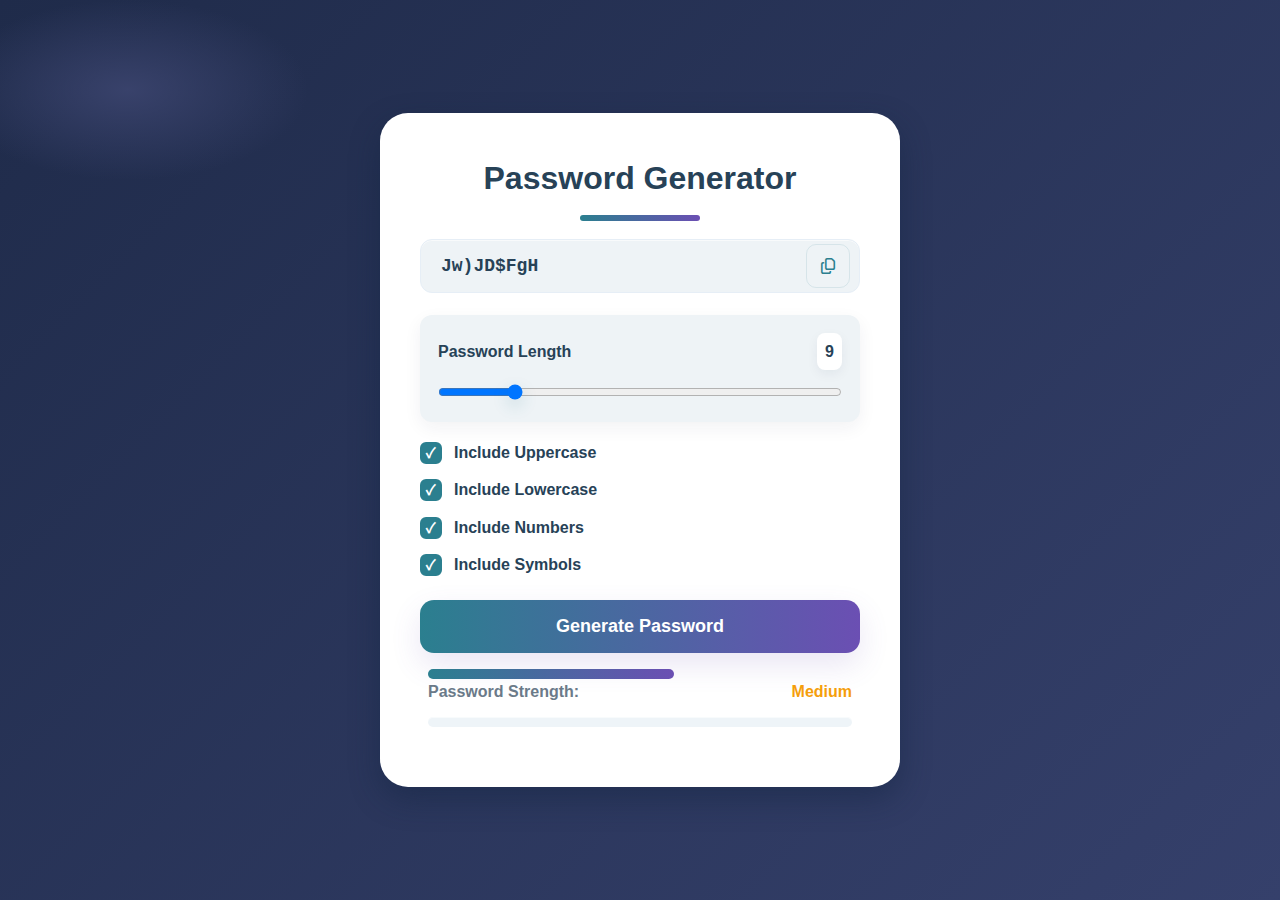
<file: work_2/index.html>
<!DOCTYPE html>
<html lang="zh-CN">
<head>
    <meta charset="UTF-8">
    <meta name="viewport" content="width=device-width, initial-scale=1.0">
    <title>Password Generator</title>
    <link rel="stylesheet" href="https://cdnjs.cloudflare.com/ajax/libs/font-awesome/6.7.2/css/all.min.css" integrity="sha512-Evv84Mr4kqVGRNSgIGL/F/aIDqQb7xQ2vcrdIwxfjThSH8CSR7PBEakCr51Ck+w+/U6swU2Im1vVX0SVk9ABhg==" crossorigin="anonymous" referrerpolicy="no-referrer" />
    <link rel="stylesheet" href="style.css">
</head>
<body>
    <div class="container">
        <div class="card">
            <h1>Password Generator</h1>
            
            <div class="password-display">
                <div class="password-field">
                    <input type="text" id="password" readonly value="%3d:=8hk]">
                    <button id="copy-btn" class="copy-btn" title="Copy Password">
                        <i class="far fa-copy"></i>
                    </button>
                </div>
            </div>
            
            <div class="settings">
                <div class="setting-group">
                    <div class="setting-row">
                        <label for="length">Password Length</label>
                        <span id="length-value">9</span>
                    </div>
                    <input type="range" id="length" min="4" max="32" value="9" class="slider">
                </div>
                
                <div class="checkbox-group">
                    <div class="checkbox-row">
                        <label class="checkbox-item">
                            <input type="checkbox" id="uppercase" checked>
                            <span class="checkmark"></span>
                            Include Uppercase
                        </label>
                    </div>
                    
                    <div class="checkbox-row">
                        <label class="checkbox-item">
                            <input type="checkbox" id="lowercase" checked>
                            <span class="checkmark"></span>
                            Include Lowercase
                        </label>
                    </div>
                    
                    <div class="checkbox-row">
                        <label class="checkbox-item">
                            <input type="checkbox" id="numbers" checked>
                            <span class="checkmark"></span>
                            Include Numbers
                        </label>
                    </div>
                    
                    <div class="checkbox-row">
                        <label class="checkbox-item">
                            <input type="checkbox" id="symbols" checked>
                            <span class="checkmark"></span>
                            Include Symbols
                        </label>
                    </div>
                </div>
            </div>
            
            <button id="generate-btn" class="generate-btn">Generate Password</button>
            
            <div class="strength-container">
                <div class="strength-label">
                    Password Strength: <span id="strength-text">Medium</span>
                </div>
            </div>
        </div>
    </div>

    <script src="script.js"></script>
</body>
</html>
</file>
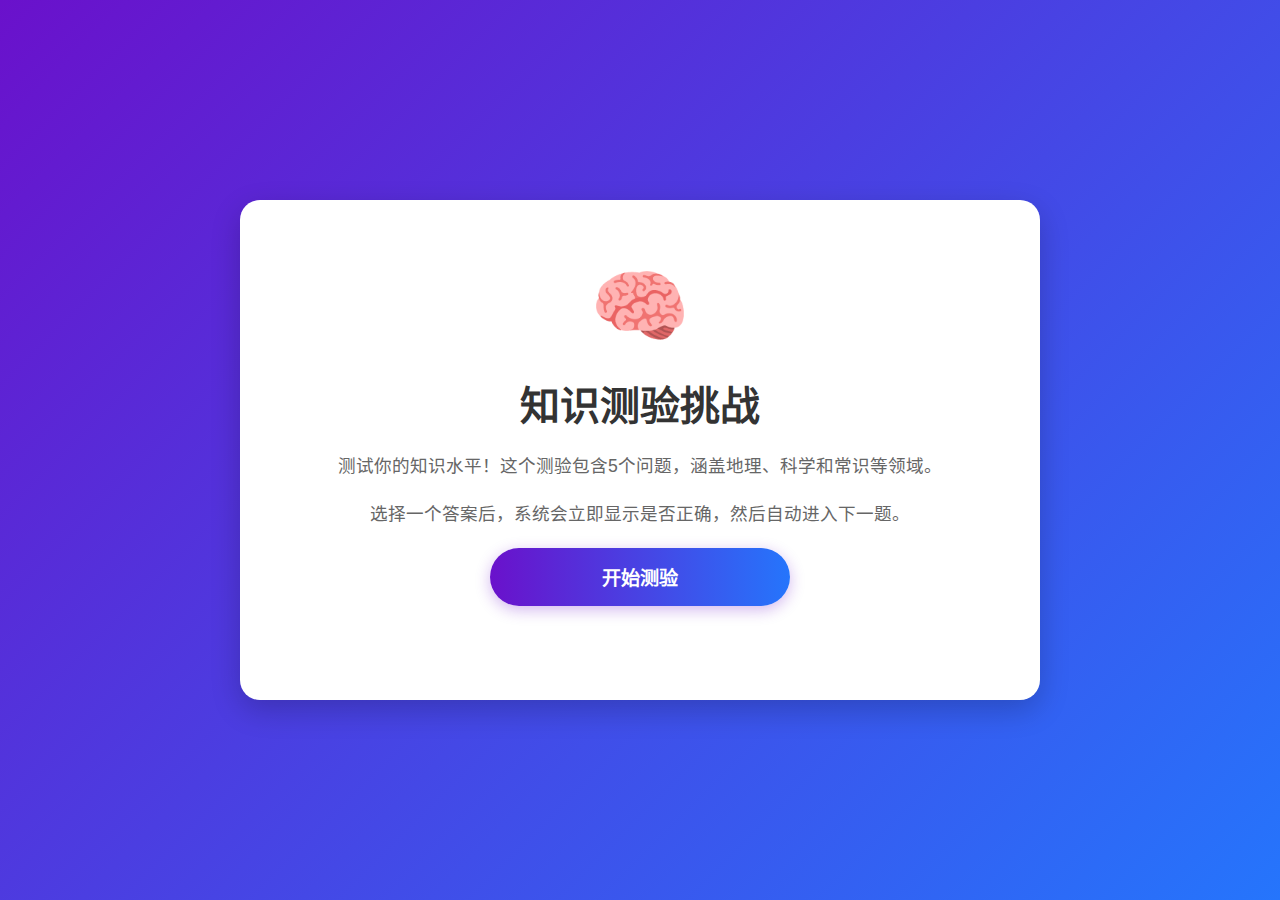
<file: work_4/index.html>
<!DOCTYPE html>
<html lang="zh-CN">
<head>
    <meta charset="UTF-8">
    <meta name="viewport" content="width=device-width, initial-scale=1.0">
    <title>知识测验应用</title>
    <link rel="stylesheet" href="style.css">
</head>
<body>
    <div class="container">
        <!-- 开始页 -->
        <div class="screen active" id="start-screen">
            <div class="welcome-icon">🧠</div>
            <h1>知识测验挑战</h1>
            <p>测试你的知识水平！这个测验包含5个问题，涵盖地理、科学和常识等领域。</p>
            <p>选择一个答案后，系统会立即显示是否正确，然后自动进入下一题。</p>
            <button id="start-btn" class="btn">开始测验</button>
        </div>
        
        <!-- 题目页 -->
        <div class="screen" id="quiz-screen">
            <div class="quiz-header">
                <div class="question-counter">
                    问题 <span id="current-question">1</span>/<span id="total-questions">5</span>
                </div>
                <div class="score">
                    得分: <span id="score">0</span>/5
                </div>
            </div>
            
            <div class="progress-container">
                <div id="progress" class="progress-bar"></div>
            </div>
            
            <h2 id="question-text">问题将显示在这里</h2>
            
            <div id="answers-container" class="answers-container">
                <!-- 答案按钮将通过JavaScript动态生成 -->
            </div>
        </div>
        
        <!-- 结果页 -->
        <div class="screen" id="result-screen">
            <div class="result-icon">🎉</div>
            <h1>测验完成！</h1>
            <p>你的最终得分是：</p>
            <div class="final-score">
                <span id="final-score">0</span>/<span id="max-score">5</span>
            </div>
            <p id="result-message">评价信息将显示在这里</p>
            <button id="restart-btn" class="btn">重新开始测验</button>
        </div>
    </div>

    <script src="script.js"></script>
</body>
</html>
</file>
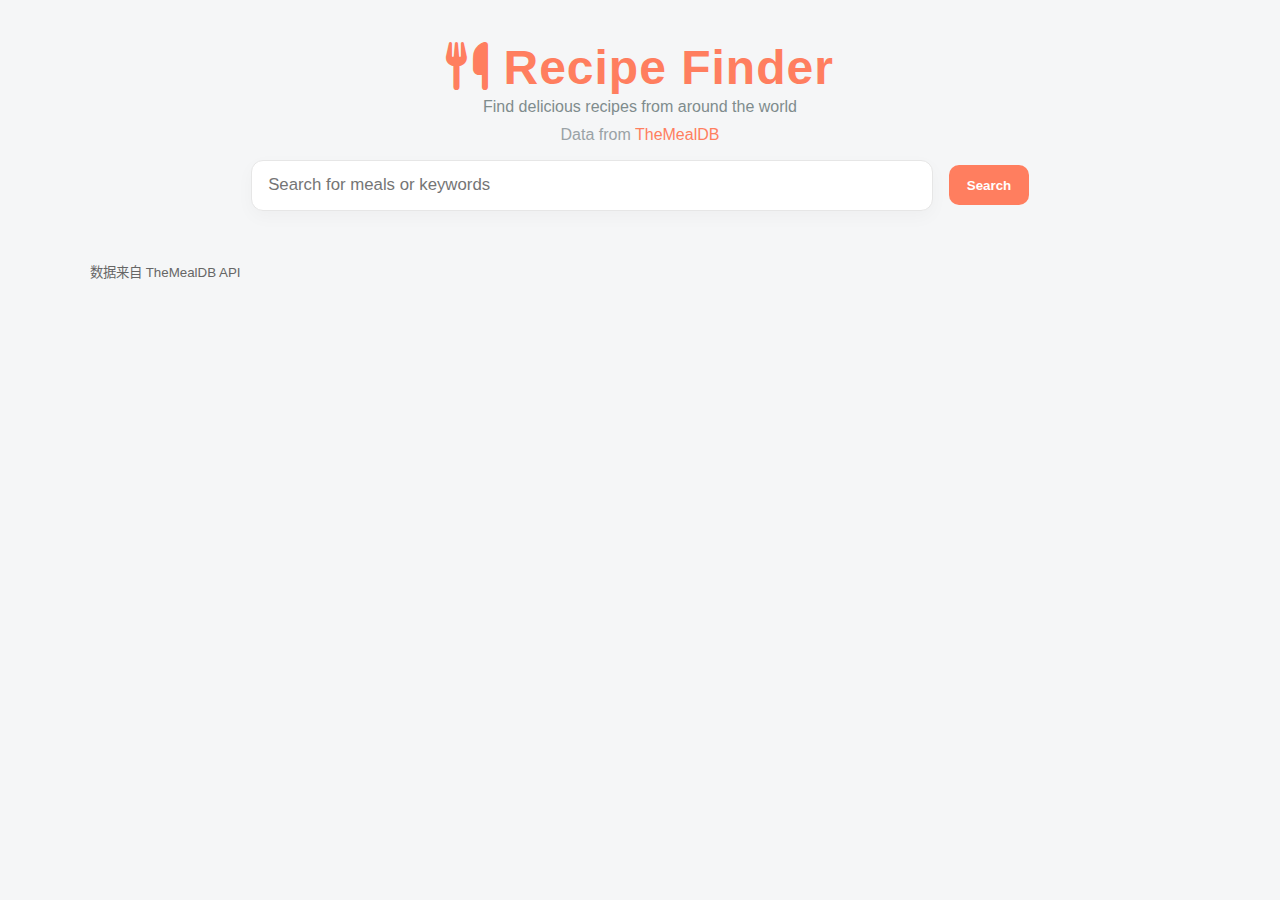
<file: work_5/index.html>
<!DOCTYPE html>
<html lang="zh-CN">
	<head>
		<meta charset="utf-8" />
		<meta name="viewport" content="width=device-width, initial-scale=1" />
		<title>菜单搜索 - Project 5</title>
		<link rel="stylesheet" href="style.css" />
		<link
			rel="stylesheet"
			href="https://cdnjs.cloudflare.com/ajax/libs/font-awesome/6.7.2/css/all.min.css"
			integrity="sha512-Evv84Mr4kqVGRNSgIGL/F/aIDqQb7xQ2vcrdIwxfjThSH8CSR7PBEakCr51Ck+w+/U6swU2Im1vVX0SVk9ABhg=="
			crossorigin="anonymous"
			referrerpolicy="no-referrer"
		/>
	</head>
	<body>
			<main class="container">
				<header class="header">
					<h1 class="site-title"><i class="fas fa-utensils"></i> Recipe Finder</h1>
					<p class="site-sub">Find delicious recipes from around the world</p>
					<p class="site-source">Data from <a href="https://www.themealdb.com" target="_blank">TheMealDB</a></p>

					<div class="search-bar">
						<input id="search-input" type="text" placeholder="Search for meals or keywords" />
						<button id="search-btn">Search</button>
					</div>
				</header>

			<section class="results">
				<div id="result-heading" class="result-heading"></div>
				<div id="error-container" class="error-container hidden"></div>
				<div id="meals" class="meals-container">
					<!-- meals will be injected here -->
				</div>
			</section>

			<!-- meal details (hidden by default) -->
			<aside id="meal-details" class="meal-details hidden" aria-hidden="true">
				<button id="back-btn" class="back-btn"><i class="fas fa-arrow-left"></i> 返回</button>
				<div class="meal-details-content"><!-- injected --></div>
			</aside>

			<footer class="footer">
				<small>数据来自 TheMealDB API</small>
			</footer>
		</main>

		<script src="script.js"></script>
	</body>
</html>
</file>
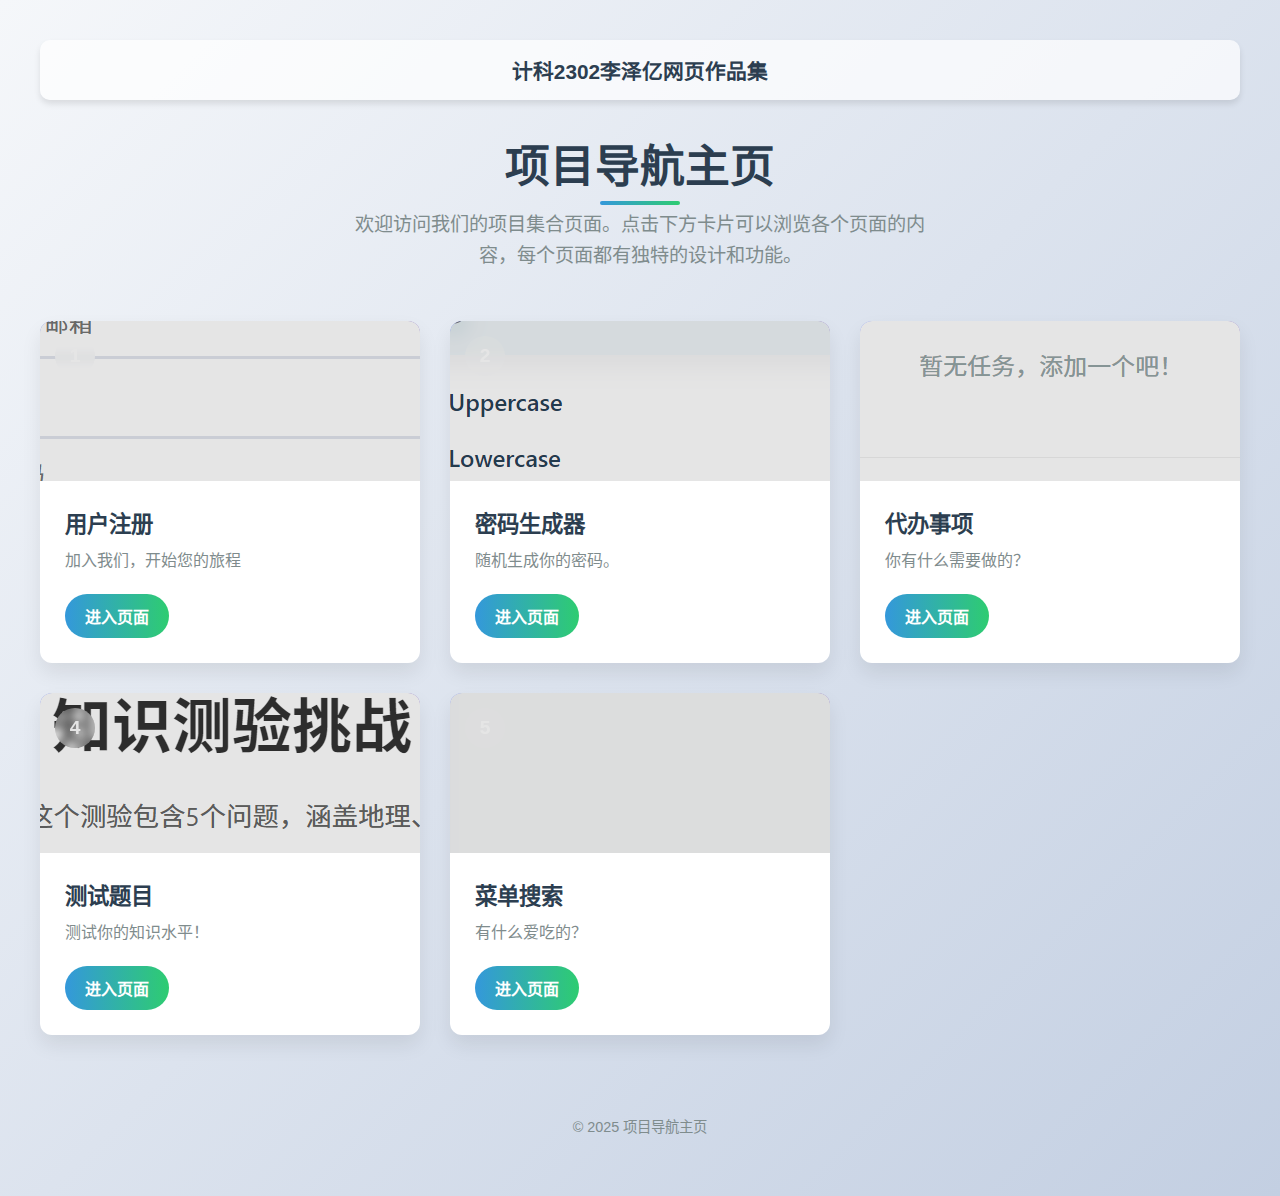
<file: work_main/index.html>
<!DOCTYPE html>
<html lang="zh-CN">
<head>
    <meta charset="UTF-8">
    <meta name="viewport" content="width=device-width, initial-scale=1.0">
    <title>项目导航主页</title>
    <link rel="stylesheet" href="styles.css">
</head>
<body>
    <div class="container">
        <header>
            <div class="user-info">
                <h2>计科2302李泽亿网页作品集</h2>
            </div>
            <h1>项目导航主页</h1>
            <p class="subtitle">欢迎访问我们的项目集合页面。点击下方卡片可以浏览各个页面的内容，每个页面都有独特的设计和功能。</p>
        </header>
        
        <div class="pages-grid">
            <!-- 页面1 -->
            <div class="page-card">
                <div class="card-header">
                    <div class="card-number">1</div>
                    <div class="card-screenshot">
                        <img src="image/page1-screenshot.png" alt="页面1截图">
                    </div>
                </div>
                <div class="card-content">
                    <h3 class="card-title">用户注册</h3>
                    <p class="card-description">加入我们，开始您的旅程</p>
                    <a href="work_1_1/index.html" class="card-button">进入页面</a>
                </div>
            </div>
            
            <!-- 页面2 -->
            <div class="page-card">
                <div class="card-header">
                    <div class="card-number">2</div>
                    <div class="card-screenshot">
                        <img src="image/page2-screenshot.png" alt="页面2截图">
                    </div>
                </div>
                <div class="card-content">
                    <h3 class="card-title">密码生成器</h3>
                    <p class="card-description">随机生成你的密码。</p>
                    <a href="work_2_1/index.html" class="card-button">进入页面</a>
                </div>
            </div>
            
            <!-- 页面3 -->
            <div class="page-card">
                <div class="card-header">
                    <div class="card-number">3</div>
                    <div class="card-screenshot">
                        <img src="image/page3-screenshot.png" alt="页面3截图">
                    </div>
                </div>
                <div class="card-content">
                    <h3 class="card-title">代办事项</h3>
                    <p class="card-description">你有什么需要做的？</p>
                    <a href="work_3_1/index.html" class="card-button">进入页面</a>
                </div>
            </div>
            
            <!-- 页面4 -->
            <div class="page-card">
                <div class="card-header">
                    <div class="card-number">4</div>
                    <div class="card-screenshot">
                        <img src="image/page4-screenshot.png" alt="页面4截图">
                    </div>
                </div>
                <div class="card-content">
                    <h3 class="card-title">测试题目</h3>
                    <p class="card-description">测试你的知识水平！</p>
                    <a href="work_4_1/index.html" class="card-button">进入页面</a>
                </div>
            </div>
            
            <!-- 页面5 -->
            <div class="page-card">
                <div class="card-header">
                    <div class="card-number">5</div>
                    <div class="card-screenshot">
                        <img src="image/page5-screenshot.png" alt="页面5截图">
                    </div>
                </div>
                <div class="card-content">
                    <h3 class="card-title">菜单搜索</h3>
                    <p class="card-description">有什么爱吃的？</p>
                    <a href="work_5_1/index.html" class="card-button">进入页面</a>
                </div>
            </div>
        </div>
        
        <footer>
            <p>© 2025 项目导航主页</p>
        </footer>
    </div>

    <script src="script.js"></script>
</body>
</html>
</file>
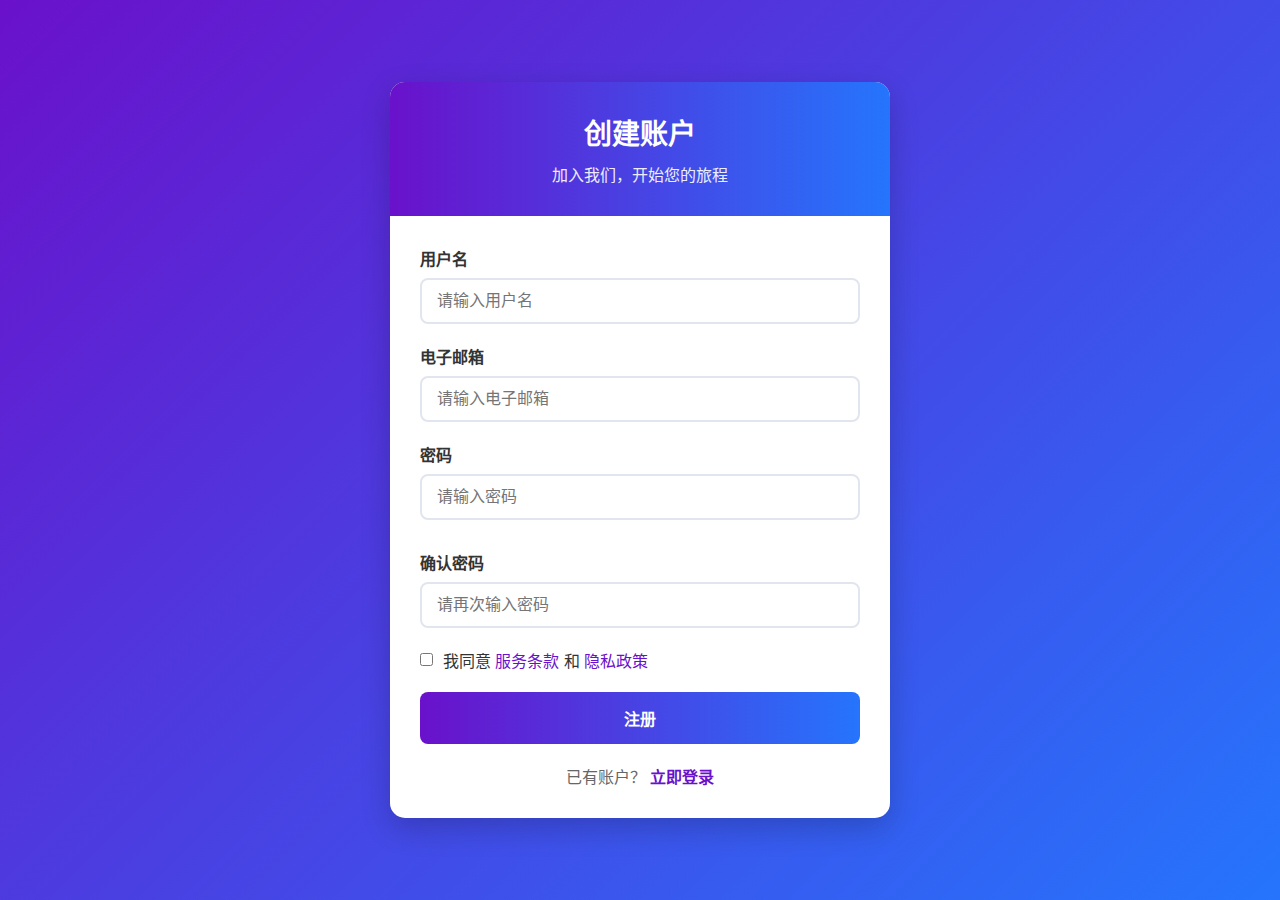
<file: work_main/work_1/index.html>
<!DOCTYPE html>
<html lang="zh-CN">
<head>
    <meta charset="UTF-8">
    <meta name="viewport" content="width=device-width, initial-scale=1.0">
    <title>用户注册</title>
    <link rel="stylesheet" href="style.css">
</head>
<body>
    <div class="container">
        <div class="header">
            <h1>创建账户</h1>
            <p>加入我们，开始您的旅程</p>
        </div>
        
        <div class="form-container">
            <form id="registerForm">
                <div class="form-group">
                    <label for="username">用户名</label>
                    <input type="text" id="username" name="username" placeholder="请输入用户名">
                    <div class="error" id="usernameError">用户名必须为3-16个字符，只能包含字母、数字和下划线</div>
                </div>
                
                <div class="form-group">
                    <label for="email">电子邮箱</label>
                    <input type="email" id="email" name="email" placeholder="请输入电子邮箱">
                    <div class="error" id="emailError">请输入有效的电子邮箱地址</div>
                </div>
                
                <div class="form-group">
                    <label for="password">密码</label>
                    <input type="password" id="password" name="password" placeholder="请输入密码">
                    <div class="password-strength" id="passwordStrength"></div>
                    <div class="error" id="passwordError">密码必须至少8个字符，包含字母和数字</div>
                </div>
                
                <div class="form-group">
                    <label for="confirmPassword">确认密码</label>
                    <input type="password" id="confirmPassword" name="confirmPassword" placeholder="请再次输入密码">
                    <div class="error" id="confirmPasswordError">两次输入的密码不一致</div>
                </div>
                
                <div class="terms">
                    <input type="checkbox" id="agreeTerms" name="agreeTerms">
                    <label for="agreeTerms">我同意 <a href="#">服务条款</a> 和 <a href="#">隐私政策</a></label>
                </div>
                <div class="error" id="termsError">请同意服务条款和隐私政策</div>
                
                <button type="submit" class="btn">注册</button>
            </form>
            
            <div class="login-link">
                已有账户？ <a href="#">立即登录</a>
            </div>
        </div>
    </div>

    <script src="script.js"></script>
</body>
</html>
</file>
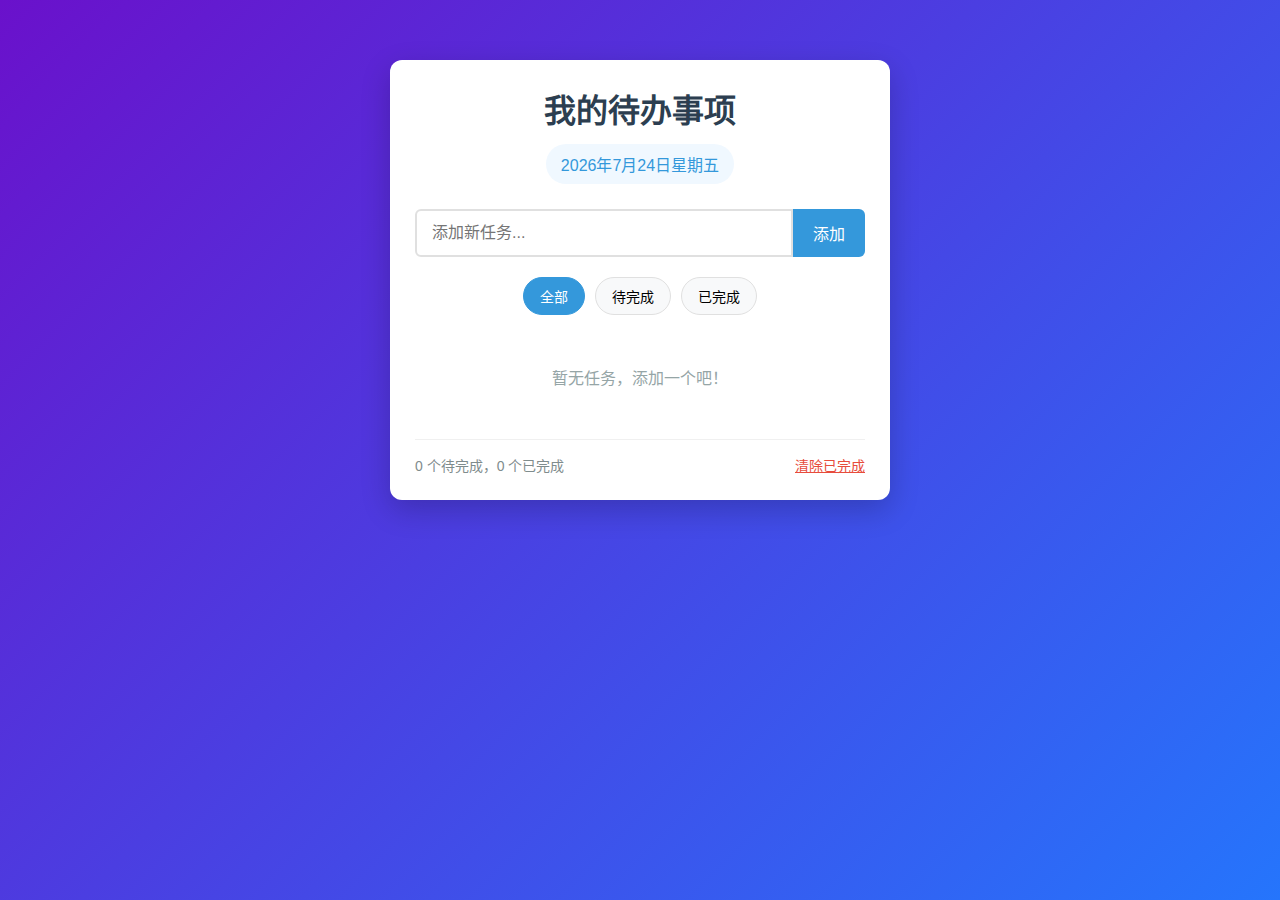
<file: work_main/work_3/index.html>
<!DOCTYPE html>
<html lang="zh-CN">
<head>
    <meta charset="UTF-8">
    <meta name="viewport" content="width=device-width, initial-scale=1.0">
    <title>我的待办事项</title>
    <link rel="stylesheet" href="style.css">
</head>
<body>
    <div class="container">
        <header>
            <h1>我的待办事项</h1>
            <div class="date-display" id="currentDate"></div>
        </header>
        
        <div class="input-section">
            <input type="text" id="taskInput" placeholder="添加新任务...">
            <button id="addBtn">添加</button>
        </div>
        
        <div class="filter-section">
            <button class="filter-btn active" data-filter="all">全部</button>
            <button class="filter-btn" data-filter="active">待完成</button>
            <button class="filter-btn" data-filter="completed">已完成</button>
        </div>
        
        <ul id="taskList" class="task-list">
            <!-- 任务将动态添加到这里 -->
        </ul>
        
        <div class="stats">
            <span id="taskCount">0 个任务</span>
            <button id="clearCompleted">清除已完成</button>
        </div>
    </div>
    
    <script src="script.js"></script>
</body>
</html>
</file>
<file: work_2/style.css>
:root {
    --bg-1: #1f2b4a;
    --bg-2: #35406b;
    --card-bg: #ffffff;
    --muted: #eef3f6;
    --text-primary: #274257;
    --text-secondary: #6b7a89;
    --border: #e6eef6;
    --accent-teal: #2b7f8f;
    --accent-purple: #6b4fb3;
    --slider-bg: #e9eef4;
    --slider-thumb: #2b7f8f;
    --checkbox-bg: #2b7f8f;
    --strength-medium: #f6c36b;
}

* {
    margin: 0;
    padding: 0;
    box-sizing: border-box;
}

body {
    font-family: -apple-system, BlinkMacSystemFont, 'Segoe UI', Roboto, 'Helvetica Neue', Arial, sans-serif;
    color: var(--text-primary);
    line-height: 1.6;
    min-height: 100vh;
    display: flex;
    justify-content: center;
    align-items: center;
    padding: 32px;
    background: radial-gradient(1200px 600px at 10% 10%, rgba(59,68,110,0.9), transparent 15%),
                linear-gradient(135deg, var(--bg-1), var(--bg-2));
}

.container {
    width: 100%;
    max-width: 520px;
}

.card {
    background: var(--card-bg);
    border-radius: 28px;
    box-shadow: 0 12px 30px rgba(18, 35, 64, 0.45);
    padding: 40px;
    width: 100%;
}

h1 {
    text-align: center;
    margin-bottom: 18px;
    font-size: 32px;
    font-weight: 700;
    color: var(--text-primary);
    position: relative;
}

h1::after {
    content: '';
    display: block;
    width: 120px;
    height: 6px;
    margin: 10px auto 0;
    border-radius: 6px;
    background: linear-gradient(90deg, var(--accent-teal), var(--accent-purple));
}

.password-display {
    margin-bottom: 22px;
}

.password-field {
    display: flex;
    gap: 12px;
    align-items: center;
    position: relative;
}

#password {
    flex: 1;
    padding: 16px 20px;
    border: 1px solid var(--border);
    border-radius: 12px;
    font-size: 18px;
    font-family: 'Courier New', monospace;
    font-weight: 700;
    background-color: var(--muted);
    color: var(--text-primary);
    transition: border-color 0.15s, box-shadow 0.15s;
    box-shadow: inset 0 1px 0 rgba(255,255,255,0.6);
}

#password:focus {
    outline: none;
    border-color: rgba(43,127,143,0.9);
    box-shadow: 0 6px 18px rgba(43,127,143,0.06);
}

.copy-btn {
    position: absolute;
    right: 10px;
    top: 50%;
    transform: translateY(-50%);
    background: transparent;
    color: var(--accent-teal);
    border: 1px solid rgba(43,127,143,0.12);
    border-radius: 10px;
    width: 44px;
    height: 44px;
    cursor: pointer;
    display: flex;
    align-items: center;
    justify-content: center;
    transition: background-color 0.12s, transform 0.12s;
    font-size: 16px;
}

.copy-btn:hover {
    background: linear-gradient(90deg, rgba(43,127,143,0.08), rgba(107,79,179,0.06));
    transform: translateY(-50%) scale(1.02);
}

.settings {
    margin-bottom: 22px;
}

.setting-group {
    margin-bottom: 18px;
    background: var(--muted);
    border-radius: 12px;
    padding: 18px;
    box-shadow: 0 6px 18px rgba(28,40,62,0.06);
}

.setting-row {
    display: flex;
    justify-content: space-between;
    align-items: center;
    margin-bottom: 8px;
}

.setting-row label {
    font-weight: 600;
    color: var(--text-primary);
}

#length-value {
    font-weight: 700;
    color: var(--text-primary);
    background: white;
    padding: 6px 8px;
    border-radius: 8px;
    box-shadow: 0 4px 12px rgba(18,35,64,0.06);
}

/* 滑块 */
.slider-container {
    position: relative;
}

.slider {
    width: 100%;
    height: 8px;
    border-radius: 999px;
    background: var(--slider-bg);
    outline: none;
    background-image: linear-gradient(90deg, var(--accent-teal), var(--accent-purple));
    background-size: 30% 100%; /* JS 可以更新这个值以反映进度 */
    background-repeat: no-repeat;
    border: none;
}

/* 标准滑块轨道样式 */
.slider::-webkit-slider-track {
    width: 100%;
    height: 8px;
    border-radius: 999px;
    background: transparent;
    border: none;
}

.slider::-moz-range-track {
    width: 100%;
    height: 8px;
    border-radius: 999px;
    background: transparent;
    border: none;
}

/* 标准滑块拇指样式 */
.slider::-webkit-slider-thumb {
    width: 20px;
    height: 20px;
    border-radius: 50%;
    background: var(--slider-thumb);
    cursor: pointer;
    border: 3px solid white;
    box-shadow: 0 6px 16px rgba(43,127,143,0.18);
    appearance: none;
    -webkit-appearance: none;
}

.slider::-moz-range-thumb {
    width: 20px;
    height: 20px;
    border-radius: 50%;
    background: var(--slider-thumb);
    cursor: pointer;
    border: none;
    box-shadow: 0 6px 16px rgba(43,127,143,0.18);
}

.checkbox-group {
    display: flex;
    flex-direction: column;
    gap: 12px;
}

.checkbox-row {
    display: flex;
    align-items: center;
}

.checkbox-item {
    display: flex;
    align-items: center;
    cursor: pointer;
    font-weight: 600;
    color: var(--text-primary);
    width: 100%;
    transition: color 0.12s;
}

.checkbox-item:hover {
    color: var(--primary);
}

.checkbox-item input {
    display: none;
}

.checkmark {
    width: 22px;
    height: 22px;
    border: 2px solid var(--border);
    border-radius: 6px;
    margin-right: 12px;
    display: flex;
    align-items: center;
    justify-content: center;
    transition: all 0.12s;
    position: relative;
    background: white;
}

.checkbox-item:hover .checkmark {
    border-color: var(--primary);
}

.checkbox-item input:checked + .checkmark {
    background-color: var(--checkbox-bg);
    border-color: var(--checkbox-bg);
}

.checkbox-item input:checked + .checkmark::after {
    content: "✓";
    color: white;
    font-size: 14px;
    font-weight: 800;
    position: absolute;
    top: 50%;
    left: 50%;
    transform: translate(-50%, -50%);
}

.generate-btn {
    width: 100%;
    padding: 16px 18px;
    background: linear-gradient(90deg, var(--accent-teal), var(--accent-purple));
    color: white;
    border: none;
    border-radius: 14px;
    font-size: 18px;
    font-weight: 700;
    cursor: pointer;
    transition: transform 0.12s, box-shadow 0.12s;
    margin-bottom: 20px;
    box-shadow: 0 12px 30px rgba(107,79,179,0.14);
}

.generate-btn:hover {
    transform: translateY(-2px);
}

.strength-container {
    margin-top: 6px;
    padding: 12px 8px 20px 8px;
    background-color: transparent;
    border-radius: 8px;
    position: relative;
}

.strength-label {
    font-weight: 600;
    color: var(--text-secondary);
    display: flex;
    justify-content: space-between;
    align-items: center;
}

#strength-text {
    font-weight: 700;
    color: var(--text-secondary);
}

/* strength bar (visual) */
.strength-container::after {
    content: '';
    display: block;
    height: 10px;
    width: 100%;
    background: #eef4f8;
    border-radius: 999px;
    margin-top: 12px;
    box-shadow: inset 0 1px 0 rgba(255,255,255,0.6);
    position: relative;
}

.strength-container::before {
    content: '';
    display: block;
    height: 10px;
    width: 58%; /* 示例填充宽度，可用 JS 动态修改内联样式 */
    background: linear-gradient(90deg, var(--accent-teal), var(--accent-purple));
    border-radius: 999px;
    position: relative;
    margin-top: -22px;
}

/* 响应式设计 */
@media (max-width: 480px) {
    .card {
        padding: 20px;
    }

    h1 {
        font-size: 22px;
    }

    .password-field {
        flex-direction: column;
        gap: 10px;
    }

    .copy-btn {
        position: static;
        transform: none;
        width: 100%;
        margin-top: 6px;
    }

    .setting-group {
        padding: 14px;
    }
}

/* 高对比度模式支持 */
@media (prefers-contrast: high) {
    :root {
        --primary: #0044cc;
        --primary-dark: #003399;
        --border-color: #000000;
    }
    
    .card {
        border: 2px solid var(--border-color);
    }
}

/* 减少动画偏好 */
@media (prefers-reduced-motion: reduce) {
    * {
        transition: none !important;
    }
}
</file>
<file: work_4/style.css>
* {
    margin: 0;
    padding: 0;
    box-sizing: border-box;
    font-family: 'Segoe UI', Tahoma, Geneva, Verdana, sans-serif;
}

body {
    background: linear-gradient(135deg, #6a11cb 0%, #2575fc 100%);
    min-height: 100vh;
    display: flex;
    justify-content: center;
    align-items: center;
    padding: 20px;
}

.container {
    width: 100%;
    max-width: 800px;
    background-color: white;
    border-radius: 20px;
    box-shadow: 0 10px 30px rgba(0, 0, 0, 0.2);
    overflow: hidden;
    position: relative;
}

.screen {
    display: none;
    padding: 40px;
    min-height: 500px;
}

.screen.active {
    display: block;
    animation: fadeIn 0.5s ease;
}

@keyframes fadeIn {
    from { opacity: 0; }
    to { opacity: 1; }
}

h1 {
    color: #333;
    margin-bottom: 20px;
    text-align: center;
    font-size: 2.5rem;
}

h2 {
    color: #444;
    margin-bottom: 15px;
    font-size: 1.8rem;
}

p {
    color: #666;
    line-height: 1.6;
    margin-bottom: 20px;
    text-align: center;
    font-size: 1.1rem;
}

.btn {
    display: block;
    width: 100%;
    max-width: 300px;
    margin: 20px auto;
    padding: 15px 30px;
    background: linear-gradient(to right, #6a11cb, #2575fc);
    color: white;
    border: none;
    border-radius: 50px;
    font-size: 1.2rem;
    font-weight: 600;
    cursor: pointer;
    transition: all 0.3s ease;
    box-shadow: 0 4px 15px rgba(106, 17, 203, 0.3);
}

.btn:hover {
    transform: translateY(-3px);
    box-shadow: 0 6px 20px rgba(106, 17, 203, 0.4);
}

.btn:active {
    transform: translateY(1px);
}

/* 开始页样式 */
#start-screen {
    text-align: center;
    padding-top: 60px;
}

.welcome-icon {
    font-size: 5rem;
    margin-bottom: 20px;
    color: #6a11cb;
}

/* 题目页样式 */
.quiz-header {
    display: flex;
    justify-content: space-between;
    margin-bottom: 30px;
    padding-bottom: 15px;
    border-bottom: 1px solid #eee;
}

.question-counter, .score {
    font-size: 1.2rem;
    font-weight: 600;
    color: #444;
}

.progress-container {
    width: 100%;
    height: 10px;
    background-color: #e0e0e0;
    border-radius: 5px;
    margin-bottom: 30px;
    overflow: hidden;
}

.progress-bar {
    height: 100%;
    background: linear-gradient(to right, #6a11cb, #2575fc);
    width: 0%;
    transition: width 0.5s ease;
}

.answers-container {
    display: grid;
    grid-template-columns: 1fr;
    gap: 15px;
    margin-top: 30px;
}

.answer-btn {
    padding: 15px 20px;
    background-color: #f5f5f5;
    border: 2px solid #e0e0e0;
    border-radius: 10px;
    font-size: 1.1rem;
    cursor: pointer;
    transition: all 0.3s ease;
    text-align: left;
}

.answer-btn:hover {
    background-color: #e9e9e9;
    border-color: #6a11cb;
}

.answer-btn.correct {
    background-color: #4CAF50;
    color: white;
    border-color: #4CAF50;
}

.answer-btn.incorrect {
    background-color: #f44336;
    color: white;
    border-color: #f44336;
}

/* 结果页样式 */
#result-screen {
    text-align: center;
    padding-top: 60px;
}

.result-icon {
    font-size: 5rem;
    margin-bottom: 20px;
    color: #6a11cb;
}

.final-score {
    font-size: 3rem;
    font-weight: bold;
    color: #6a11cb;
    margin: 20px 0;
}

/* 响应式设计 */
@media (max-width: 600px) {
    .container {
        border-radius: 10px;
    }
    
    .screen {
        padding: 20px;
    }
    
    h1 {
        font-size: 2rem;
    }
    
    h2 {
        font-size: 1.5rem;
    }
    
    .quiz-header {
        flex-direction: column;
        gap: 10px;
        text-align: center;
    }
    
    .welcome-icon, .result-icon {
        font-size: 4rem;
    }
}
</file>
<file: work_5/style.css>
* {
	margin: 0;
	padding: 0;
	box-sizing: border-box;
}

:root {
	--primary: #ff7e5f;
	--primary-dark: #eb5e41;
	--text-dark: #333333;
	--background: #ffffff;
	--background-light: #f5f7fa;
	--card-bg: #ffffff;
	--border-radius: 8px;
	--shadow: 0 6px 18px rgba(0, 0, 0, 0.06);
	--transition: all 0.2s ease;
}

html, body, .container {
	height: 100%;
}


body {
	font-family: "Poppins", "Segoe UI", Roboto, "Helvetica Neue", Arial, sans-serif;
	color: var(--text-dark);
	background: #f5f6f7;
	padding: 2.5rem 1rem;
}

.container {
	max-width: 1100px;
	margin: 0 auto;
}

.header {
	text-align: center;
	margin-bottom: 2rem;
}

.site-title { color: var(--primary); font-size: 3rem; letter-spacing: 1px; margin-bottom: 0.2rem; }
.site-sub { color: #7f8c8d; margin-bottom: 0.6rem; }
.site-source { color: #9aa2a6; margin-bottom: 1rem; }
.site-source a { color: var(--primary); text-decoration: none; }

.search-bar { display:flex; justify-content:center; gap:1rem; align-items:center; margin-top:1rem; }

#search-input {
	width: 62%;
	padding: 0.9rem 1rem;
	border-radius: 12px;
	border: 1px solid #e6e6e6;
	box-shadow: 0 6px 18px rgba(0,0,0,0.03);
	font-size: 1.05rem;
}

#search-btn {
	background: var(--primary);
	color: #fff;
	border: none;
	padding: 0.8rem 1.1rem;
	border-radius: 10px;
	font-weight: 600;
	cursor: pointer;
}

.result-heading { margin: 1rem 0; color: #333; text-align:center; font-size:1.25rem; }

.error-container {
	background: #ffecec;
	color: #b00020;
	padding: 0.5rem 0.75rem;
	border-radius: 6px;
	margin-bottom: 0.75rem;
}

.hidden { display: none; }

.meals-container {
	display: grid;
	grid-template-columns: repeat(auto-fill, minmax(240px, 1fr));
	gap: 1rem;
}

.meal {
	background: #fff;
	border-radius: 10px;
	overflow: hidden;
	box-shadow: 0 6px 18px rgba(0,0,0,0.06);
	cursor: pointer;
	transition: transform 0.18s ease, box-shadow 0.18s ease;
	display: flex;
	flex-direction: column;
}

.meal img { width: 100%; height: 200px; object-fit: cover; border-bottom-left-radius:0; border-bottom-right-radius:0 }

.meal-info { padding: 1rem; display:flex; flex-direction:column; gap:0.35rem; }
.meal-title { font-size: 1.1rem; font-weight:600; color:#222 }
.meal-category { display:inline-block; background:#fff0ef; color:var(--primary-dark); padding:6px 10px; border-radius:20px; font-size:0.85rem; width:max-content }

.meal:hover { transform: translateY(-6px); box-shadow: 0 14px 30px rgba(0,0,0,0.08); }


.meal-details {
	background: #fff;
	padding: 3rem 2rem;
	border-radius: 8px;
	max-width: 760px;
	margin: 2rem auto;
	box-shadow: 0 6px 30px rgba(0,0,0,0.07);
}

.back-btn {
	display:inline-flex; align-items:center; gap:0.5rem; margin-bottom:1.5rem;
	background: transparent; border: 2px solid #f4c4b6; color:var(--primary); padding:0.55rem 0.9rem; border-radius:8px; cursor:pointer; font-weight:600;
}

.meal-details-img { width: 320px; height: 320px; object-fit: cover; border-radius:12px; display:block; margin:0 auto }
.meal-details-title { margin:1rem 0 0.25rem 0; text-align:center; color:var(--primary); font-size:1.8rem }
.meal-details-category span { display:block; text-align:center; margin-top:0.4rem; background:#fff0ef; color:var(--primary-dark); width:fit-content; padding:6px 10px; border-radius:20px; margin-left:auto; margin-right:auto }
.meal-details-instructions { margin-top:1.2rem; line-height:1.8; color:#333 }
.ingredients-list { list-style: none; margin-top:0.4rem; display:flex; flex-wrap:wrap; gap:0.4rem; justify-content:center }
.ingredients-list li { margin: 0.25rem 0; color:#444; background:#f7f7f7; padding:6px 10px; border-radius:18px }
.youtube-link { display:inline-block; margin:1rem auto 0 auto; color: #c4302b; text-align:center }

.footer { margin-top: 1.2rem; color: #666; }

@media (max-width: 900px) {
	#search-input { width: 72%; }
}

@media (max-width: 640px) {
	.site-title { font-size: 2rem }
	#search-input { width: 60%; }
	.meal img { height: 160px }
	.meal-details-img { width: 260px; height: 260px }
}
</file>
<file: work_main/styles.css>
/* styles.css */
* {
    margin: 0;
    padding: 0;
    box-sizing: border-box;
    font-family: 'Segoe UI', Tahoma, Geneva, Verdana, sans-serif;
}

body {
    background: linear-gradient(135deg, #f5f7fa 0%, #c3cfe2 100%);
    min-height: 100vh;
    display: flex;
    flex-direction: column;
    align-items: center;
    padding: 40px 20px;
}

.container {
    max-width: 1200px;
    width: 100%;
}

header {
    text-align: center;
    margin-bottom: 50px;
}

.user-info {
    display: flex;
    justify-content: center;
    margin-bottom: 30px;
    padding: 15px 20px;
    background: rgba(255, 255, 255, 0.7);
    border-radius: 10px;
    box-shadow: 0 4px 6px rgba(0, 0, 0, 0.1);
}

.user-info h2 {
    color: #2c3e50;
    font-size: 1.3rem;
}

h1 {
    color: #2c3e50;
    font-size: 2.8rem;
    margin-bottom: 15px;
    position: relative;
    display: inline-block;
}

h1::after {
    content: '';
    position: absolute;
    bottom: -10px;
    left: 50%;
    transform: translateX(-50%);
    width: 80px;
    height: 4px;
    background: linear-gradient(to right, #3498db, #2ecc71);
    border-radius: 2px;
}

.subtitle {
    color: #7f8c8d;
    font-size: 1.2rem;
    max-width: 600px;
    margin: 0 auto;
    line-height: 1.6;
}

.pages-grid {
    display: grid;
    grid-template-columns: repeat(auto-fit, minmax(300px, 1fr));
    gap: 30px;
    margin-top: 30px;
}

.page-card {
    background: white;
    border-radius: 12px;
    overflow: hidden;
    box-shadow: 0 10px 20px rgba(0, 0, 0, 0.08);
    transition: all 0.3s ease;
    cursor: pointer;
    position: relative;
}

.page-card:hover {
    transform: translateY(-10px);
    box-shadow: 0 15px 30px rgba(0, 0, 0, 0.15);
    animation: shake 0.5s ease-in-out;
}

@keyframes shake {
    0%, 100% { transform: translateY(-10px) rotate(0); }
    25% { transform: translateY(-10px) rotate(-1deg); }
    50% { transform: translateY(-10px) rotate(1deg); }
    75% { transform: translateY(-10px) rotate(-1deg); }
}

.card-header {
    height: 160px;
    background: linear-gradient(135deg, #667eea 0%, #764ba2 100%);
    display: flex;
    align-items: center;
    justify-content: center;
    position: relative;
    overflow: hidden;
}

.card-header::after {
    content: '';
    position: absolute;
    top: 0;
    left: 0;
    width: 100%;
    height: 100%;
    background: rgba(0, 0, 0, 0.1);
}

.card-number {
    position: absolute;
    top: 15px;
    left: 15px;
    background: rgba(255, 255, 255, 0.2);
    color: white;
    width: 40px;
    height: 40px;
    border-radius: 50%;
    display: flex;
    align-items: center;
    justify-content: center;
    font-weight: bold;
    font-size: 1.2rem;
    backdrop-filter: blur(5px);
}

.card-icon {
    font-size: 4rem;
    color: white;
    z-index: 1;
}

.card-content {
    padding: 25px;
}

.card-title {
    font-size: 1.4rem;
    color: #2c3e50;
    margin-bottom: 10px;
}

.card-description {
    color: #7f8c8d;
    line-height: 1.6;
    margin-bottom: 20px;
}

.card-button {
    display: inline-block;
    padding: 10px 20px;
    background: linear-gradient(to right, #3498db, #2ecc71);
    color: white;
    border-radius: 30px;
    text-decoration: none;
    font-weight: 600;
    transition: all 0.3s ease;
    border: none;
    cursor: pointer;
}

.card-button:hover {
    transform: scale(1.05);
    box-shadow: 0 5px 15px rgba(52, 152, 219, 0.4);
}

footer {
    margin-top: 60px;
    text-align: center;
    color: #7f8c8d;
    font-size: 0.9rem;
    padding: 20px;
}

@media (max-width: 768px) {
    .pages-grid {
        grid-template-columns: 1fr;
    }
    
    h1 {
        font-size: 2.2rem;
    }
    
    .user-info {
        flex-direction: column;
        gap: 10px;
        text-align: center;
    }
}
</file>
<file: work_main/work_1/style.css>
* {
    margin: 0;
    padding: 0;
    box-sizing: border-box;
    font-family: 'Segoe UI', Tahoma, Geneva, Verdana, sans-serif;
}

body {
    background: linear-gradient(135deg, #6a11cb 0%, #2575fc 100%);
    min-height: 100vh;
    display: flex;
    justify-content: center;
    align-items: center;
    padding: 20px;
}

.container {
    width: 100%;
    max-width: 500px;
    background-color: white;
    border-radius: 15px;
    box-shadow: 0 10px 30px rgba(0, 0, 0, 0.2);
    overflow: hidden;
}

.header {
    background: linear-gradient(to right, #6a11cb, #2575fc);
    color: white;
    padding: 30px 20px;
    text-align: center;
}

.header h1 {
    font-size: 28px;
    margin-bottom: 10px;
}

.header p {
    opacity: 0.9;
}

.form-container {
    padding: 30px;
}

.form-group {
    margin-bottom: 20px;
    position: relative;
}

label {
    display: block;
    margin-bottom: 8px;
    font-weight: 600;
    color: #333;
}

input {
    width: 100%;
    padding: 12px 15px;
    border: 2px solid #e1e5ee;
    border-radius: 8px;
    font-size: 16px;
    transition: all 0.3s;
}

input:focus {
    outline: none;
    border-color: #6a11cb;
    box-shadow: 0 0 0 3px rgba(106, 17, 203, 0.1);
}

.error {
    color: #e74c3c;
    font-size: 14px;
    margin-top: 5px;
    display: none;
}

.success {
    color: #2ecc71;
    font-size: 14px;
    margin-top: 5px;
    display: none;
}

.password-strength {
    height: 5px;
    margin-top: 5px;
    border-radius: 5px;
    transition: all 0.3s;
}

.strength-weak {
    background-color: #e74c3c;
    width: 25%;
}

.strength-medium {
    background-color: #f39c12;
    width: 50%;
}

.strength-strong {
    background-color: #2ecc71;
    width: 100%;
}

.terms {
    display: flex;
    align-items: flex-start;
    margin-bottom: 20px;
}

.terms input {
    width: auto;
    margin-right: 10px;
    margin-top: 5px;
}

.terms label {
    margin-bottom: 0;
    font-weight: normal;
}

.terms a {
    color: #6a11cb;
    text-decoration: none;
}

.terms a:hover {
    text-decoration: underline;
}

.btn {
    background: linear-gradient(to right, #6a11cb, #2575fc);
    color: white;
    border: none;
    padding: 14px;
    width: 100%;
    border-radius: 8px;
    font-size: 16px;
    font-weight: 600;
    cursor: pointer;
    transition: all 0.3s;
}

.btn:hover {
    transform: translateY(-2px);
    box-shadow: 0 5px 15px rgba(106, 17, 203, 0.3);
}

.login-link {
    text-align: center;
    margin-top: 20px;
    color: #666;
}

.login-link a {
    color: #6a11cb;
    text-decoration: none;
    font-weight: 600;
}

.login-link a:hover {
    text-decoration: underline;
}

@media (max-width: 600px) {
    .container {
        border-radius: 10px;
    }
    
    .form-container {
        padding: 20px;
    }
    
    .header {
        padding: 20px;
    }
}
</file>
<file: work_main/work_3/style.css>
* {
    margin: 0;
    padding: 0;
    box-sizing: border-box;
    font-family: 'Segoe UI', Tahoma, Geneva, Verdana, sans-serif;
}

body {
    background: linear-gradient(135deg, #6a11cb 0%, #2575fc 100%);
    color: #333;
    min-height: 100vh;
    padding: 20px;
    display: flex;
    justify-content: center;
    align-items: flex-start;
}

.container {
    width: 100%;
    max-width: 500px;
    background-color: white;
    border-radius: 12px;
    box-shadow: 0 10px 30px rgba(0, 0, 0, 0.2);
    padding: 25px;
    margin-top: 40px;
}

header {
    text-align: center;
    margin-bottom: 25px;
}

header h1 {
    color: #2c3e50;
    margin-bottom: 8px;
    font-weight: 600;
}

.date-display {
    color: #3498db;
    font-size: 16px;
    font-weight: 500;
    padding: 8px 15px;
    background-color: #f0f8ff;
    border-radius: 20px;
    display: inline-block;
    margin-top: 5px;
}

.input-section {
    display: flex;
    margin-bottom: 20px;
}

#taskInput {
    flex: 1;
    padding: 12px 15px;
    border: 2px solid #e0e0e0;
    border-radius: 6px 0 0 6px;
    font-size: 16px;
    transition: border-color 0.3s;
}

#taskInput:focus {
    outline: none;
    border-color: #3498db;
}

#addBtn {
    padding: 12px 20px;
    background-color: #3498db;
    color: white;
    border: none;
    border-radius: 0 6px 6px 0;
    cursor: pointer;
    font-size: 16px;
    font-weight: 500;
    transition: background-color 0.3s;
}

#addBtn:hover {
    background-color: #2980b9;
}

.filter-section {
    display: flex;
    justify-content: center;
    margin-bottom: 20px;
    gap: 10px;
}

.filter-btn {
    padding: 8px 16px;
    background-color: #f8f9fa;
    border: 1px solid #e0e0e0;
    border-radius: 20px;
    cursor: pointer;
    font-size: 14px;
    transition: all 0.3s;
}

.filter-btn.active {
    background-color: #3498db;
    color: white;
    border-color: #3498db;
}

.task-list {
    list-style-type: none;
    max-height: 400px;
    overflow-y: auto;
}

.task-item {
    display: flex;
    align-items: center;
    padding: 12px 15px;
    border-bottom: 1px solid #f0f0f0;
    transition: background-color 0.2s;
}

.task-item:hover {
    background-color: #f9f9f9;
}

.task-item.completed {
    opacity: 0.7;
}

.task-checkbox {
    margin-right: 12px;
    width: 18px;
    height: 18px;
    cursor: pointer;
}

.task-text {
    flex: 1;
    font-size: 16px;
}

.task-item.completed .task-text {
    text-decoration: line-through;
    color: #95a5a6;
}

.delete-btn {
    background: none;
    border: none;
    color: #e74c3c;
    cursor: pointer;
    font-size: 18px;
    padding: 0 5px;
    opacity: 0.7;
    transition: opacity 0.3s;
}

.delete-btn:hover {
    opacity: 1;
}

.stats {
    display: flex;
    justify-content: space-between;
    align-items: center;
    margin-top: 20px;
    padding-top: 15px;
    border-top: 1px solid #f0f0f0;
    font-size: 14px;
    color: #7f8c8d;
}

#clearCompleted {
    background: none;
    border: none;
    color: #e74c3c;
    cursor: pointer;
    font-size: 14px;
    text-decoration: underline;
}

.empty-state {
    text-align: center;
    padding: 30px 0;
    color: #95a5a6;
}

.empty-state.hidden {
    display: none;
}

@media (max-width: 480px) {
    .container {
        padding: 15px;
        margin-top: 20px;
    }
    
    .input-section {
        flex-direction: column;
    }
    
    #taskInput {
        border-radius: 6px;
        margin-bottom: 10px;
    }
    
    #addBtn {
        border-radius: 6px;
    }
}
</file>
